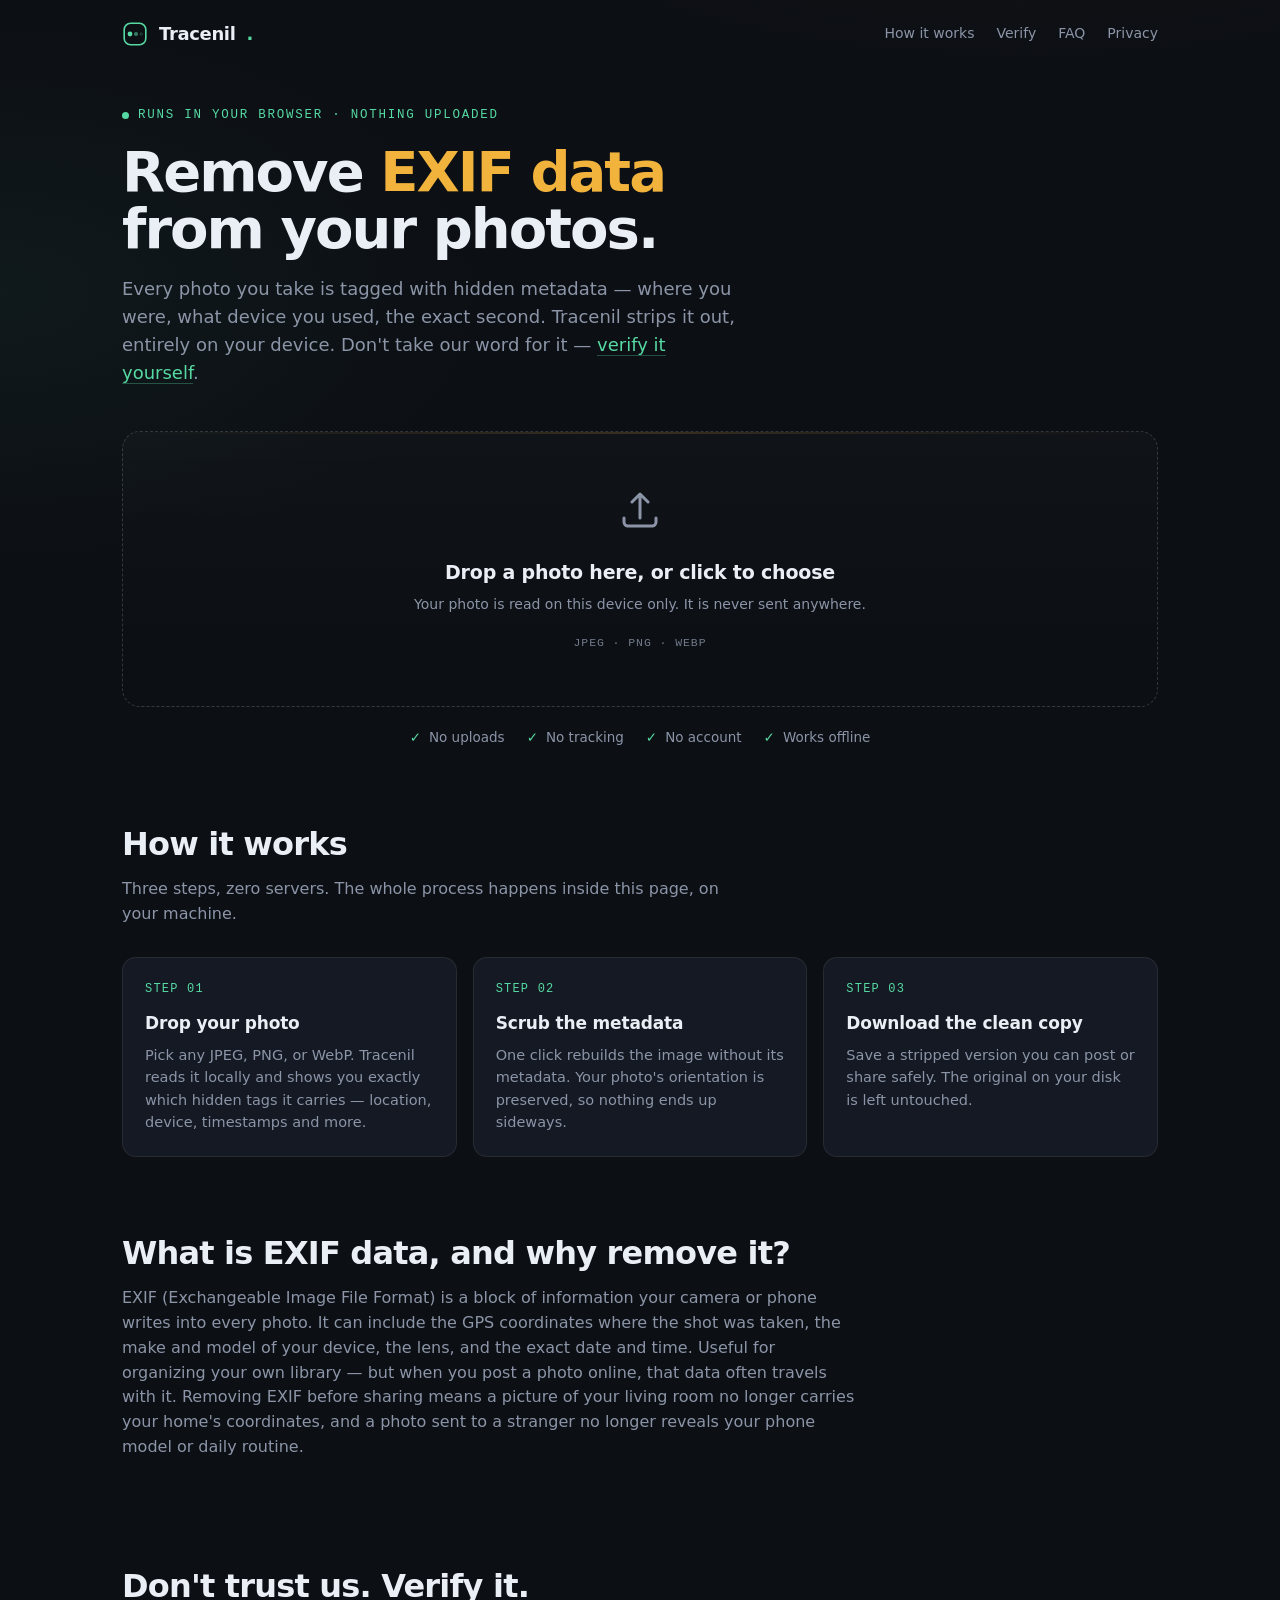
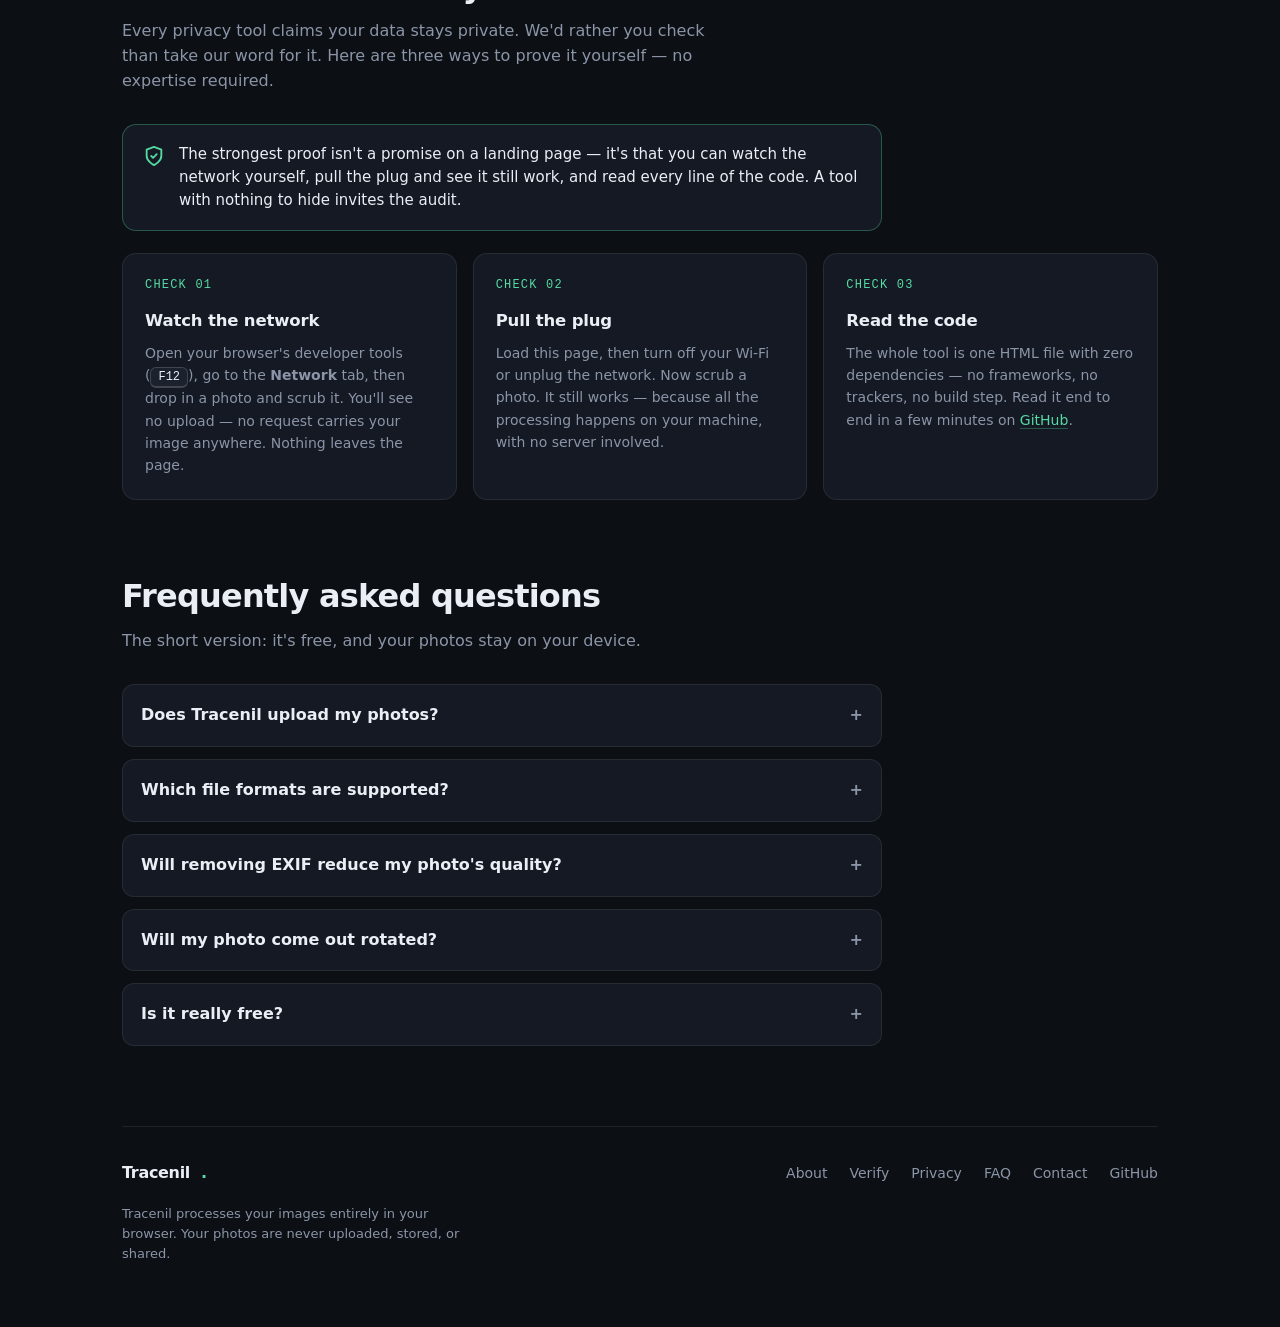
<file: index.html>
<!DOCTYPE html>
<html lang="en">
<head>
<meta charset="UTF-8" />
<meta name="viewport" content="width=device-width, initial-scale=1.0" />
<title>Tracenil — Remove EXIF Data From Your Photos (100% In Your Browser)</title>
<meta name="description" content="Strip EXIF metadata — GPS location, camera model, date — from your photos for free. Everything runs in your browser. Your photos never leave your device. No uploads, no tracking, no account." />
<meta name="keywords" content="remove exif, strip exif data, delete photo metadata, remove gps from photo, exif remover, clear image metadata" />
<link rel="canonical" href="https://tracenil.com/" />
<link rel="icon" href="data:image/svg+xml,<svg xmlns='http://www.w3.org/2000/svg' viewBox='0 0 26 26'><rect x='1' y='1' width='24' height='24' rx='6' fill='%230C0F14'/><circle cx='8' cy='13' r='2.6' fill='%2356D9A3'/><circle cx='14' cy='13' r='2.2' fill='%2356D9A3' opacity='0.55'/><circle cx='19.4' cy='13' r='1.8' fill='%2356D9A3' opacity='0.2'/></svg>" />

<!-- Open Graph -->
<meta property="og:type" content="website" />
<meta property="og:title" content="Tracenil — Remove EXIF Data From Your Photos" />
<meta property="og:description" content="Strip GPS, camera, and date metadata from photos. Runs entirely in your browser — nothing is ever uploaded." />
<meta property="og:url" content="https://tracenil.com/" />
<meta name="twitter:card" content="summary_large_image" />
<meta name="twitter:title" content="Tracenil — Remove EXIF Data From Your Photos" />
<meta name="twitter:description" content="Strip GPS, camera, and date metadata from photos. Runs entirely in your browser — nothing is ever uploaded." />

<style>
  :root{
    --ink:#0C0F14;
    --panel:#141923;
    --panel-2:#1B212D;
    --line:rgba(255,255,255,0.08);
    --line-strong:rgba(255,255,255,0.16);
    --text:#EAEEF5;
    --muted:#8B95A7;
    --amber:#F2B33D;
    --amber-dim:rgba(242,179,61,0.12);
    --amber-line:rgba(242,179,61,0.32);
    --mint:#56D9A3;
    --mint-dim:rgba(86,217,163,0.12);
    --mint-line:rgba(86,217,163,0.32);
    --display: ui-sans-serif, system-ui, -apple-system, "Segoe UI", Roboto, Helvetica, Arial, sans-serif;
    --mono: ui-monospace, "SF Mono", "SFMono-Regular", Menlo, Consolas, "Liberation Mono", monospace;
    --radius:14px;
    --maxw:1080px;
  }

  *{box-sizing:border-box;}
  html{scroll-behavior:smooth;}
  body{
    margin:0;
    background:
      radial-gradient(1200px 600px at 80% -10%, rgba(242,179,61,0.06), transparent 60%),
      radial-gradient(900px 500px at 0% 10%, rgba(86,217,163,0.05), transparent 55%),
      var(--ink);
    color:var(--text);
    font-family:var(--display);
    line-height:1.55;
    -webkit-font-smoothing:antialiased;
  }
  a{color:inherit;}
  .wrap{max-width:var(--maxw);margin:0 auto;padding:0 22px;}

  /* ---------- Top bar ---------- */
  .topbar{
    display:flex;align-items:center;justify-content:space-between;
    padding:20px 0;
  }
  .brand{display:flex;align-items:center;gap:11px;font-weight:700;letter-spacing:-0.02em;font-size:18px;}
  .brand svg{display:block;}
  .brand .dot{color:var(--mint);}
  .top-links{display:flex;gap:22px;font-size:14px;color:var(--muted);}
  .top-links a{text-decoration:none;}
  .top-links a:hover{color:var(--text);}
  @media (max-width:560px){ .top-links{display:none;} }

  /* ---------- Hero ---------- */
  .hero{padding:34px 0 14px;}
  .eyebrow{
    font-family:var(--mono);font-size:12.5px;letter-spacing:0.14em;text-transform:uppercase;
    color:var(--mint);display:inline-flex;align-items:center;gap:9px;margin-bottom:18px;
  }
  .eyebrow .pulse{width:7px;height:7px;border-radius:50%;background:var(--mint);box-shadow:0 0 0 0 rgba(86,217,163,0.6);animation:pulse 2.6s infinite;}
  @keyframes pulse{0%{box-shadow:0 0 0 0 rgba(86,217,163,0.45);}70%{box-shadow:0 0 0 9px rgba(86,217,163,0);}100%{box-shadow:0 0 0 0 rgba(86,217,163,0);}}
  h1{
    font-size:clamp(32px,5.4vw,56px);line-height:1.02;letter-spacing:-0.035em;
    margin:0 0 18px;font-weight:760;max-width:16ch;
  }
  h1 .hl{color:var(--amber);}
  .sub{font-size:clamp(15px,2.1vw,18px);color:var(--muted);max-width:54ch;margin:0;}

  /* ---------- Tool ---------- */
  .tool{margin:30px 0 8px;}
  .dropzone{
    position:relative;display:block;width:100%;cursor:pointer;
    border:1.5px dashed var(--line-strong);border-radius:18px;
    background:linear-gradient(180deg, rgba(255,255,255,0.018), rgba(255,255,255,0));
    padding:54px 26px;text-align:center;overflow:hidden;
    transition:border-color .18s ease, background .18s ease, transform .18s ease;
  }
  .dropzone:hover,.dropzone:focus-visible{border-color:var(--amber-line);background:rgba(242,179,61,0.035);outline:none;}
  .dropzone.drag{border-color:var(--mint);background:var(--mint-dim);transform:translateY(-1px);}
  .dropzone .scanline{
    position:absolute;left:0;right:0;top:0;height:2px;
    background:linear-gradient(90deg, transparent, var(--amber-line), transparent);
    opacity:.55;animation:scan 4.2s ease-in-out infinite;
  }
  @keyframes scan{0%{transform:translateY(0);}50%{transform:translateY(220px);}100%{transform:translateY(0);}}
  .dz-icon{margin:0 auto 16px;width:48px;height:48px;color:var(--muted);}
  .dz-title{font-size:19px;font-weight:650;letter-spacing:-0.01em;}
  .dz-hint{color:var(--muted);font-size:14px;margin-top:7px;}
  .dz-formats{font-family:var(--mono);font-size:11.5px;letter-spacing:0.08em;color:var(--muted);margin-top:18px;opacity:.8;}
  .dropzone input{position:absolute;width:1px;height:1px;opacity:0;}

  .trust{
    display:flex;flex-wrap:wrap;gap:10px 22px;justify-content:center;
    margin:20px 0 0;font-size:13.5px;color:var(--muted);
  }
  .trust span{display:inline-flex;align-items:center;gap:8px;}
  .trust .ck{color:var(--mint);}

  /* ---------- Workspace (after load) ---------- */
  .workspace{display:none;margin-top:8px;}
  .workspace.on{display:block;}
  .ws-grid{display:grid;grid-template-columns:1.05fr 0.95fr;gap:18px;}
  @media (max-width:780px){ .ws-grid{grid-template-columns:1fr;} }

  .card{
    background:var(--panel);border:1px solid var(--line);border-radius:var(--radius);
    overflow:hidden;
  }
  .card-head{
    display:flex;align-items:center;justify-content:space-between;gap:12px;
    padding:15px 18px;border-bottom:1px solid var(--line);
  }
  .card-head h3{margin:0;font-size:13px;letter-spacing:0.06em;text-transform:uppercase;font-weight:650;color:var(--muted);font-family:var(--mono);}
  .badge{font-family:var(--mono);font-size:11.5px;letter-spacing:0.05em;padding:4px 9px;border-radius:999px;border:1px solid var(--amber-line);color:var(--amber);background:var(--amber-dim);}
  .badge.clean{border-color:var(--mint-line);color:var(--mint);background:var(--mint-dim);}

  /* preview */
  .preview-wrap{padding:18px;}
  .preview-frame{
    border-radius:10px;overflow:hidden;background:
      repeating-conic-gradient(#1d2430 0% 25%, #161b25 0% 50%) 50%/22px 22px;
    display:flex;align-items:center;justify-content:center;min-height:200px;
  }
  .preview-frame img{display:block;max-width:100%;max-height:340px;}
  .file-meta{display:flex;flex-wrap:wrap;gap:8px 18px;margin-top:14px;font-family:var(--mono);font-size:12.5px;color:var(--muted);}
  .file-meta b{color:var(--text);font-weight:600;}

  /* report */
  .report{padding:8px 0 6px;font-family:var(--mono);}
  .report-empty{padding:26px 18px;color:var(--muted);font-family:var(--mono);font-size:13.5px;line-height:1.7;}
  .row{
    display:grid;grid-template-columns:120px 1fr;gap:14px;align-items:start;
    padding:12px 18px;border-bottom:1px solid var(--line);font-size:13px;
  }
  .row:last-child{border-bottom:none;}
  .row .k{color:var(--muted);letter-spacing:0.04em;text-transform:uppercase;font-size:11px;padding-top:2px;}
  .row .v{color:var(--text);word-break:break-word;}
  .row .v .lead{color:var(--amber);}
  .row .v a{color:var(--mint);text-decoration:none;border-bottom:1px solid var(--mint-line);}
  .row .v a:hover{border-bottom-color:var(--mint);}
  .row .v small{display:block;color:var(--muted);margin-top:3px;font-size:11px;letter-spacing:0.02em;}

  .report.cleaned .row .v{color:var(--mint);}
  .report.cleaned .row .v .lead{color:var(--mint);}

  /* action bar */
  .actionbar{display:flex;flex-wrap:wrap;gap:12px;align-items:center;margin-top:18px;}
  .btn{
    appearance:none;border:none;cursor:pointer;font-family:var(--display);
    font-size:15px;font-weight:650;letter-spacing:-0.01em;
    padding:13px 22px;border-radius:11px;transition:transform .12s ease, filter .15s ease, background .15s ease;
    display:inline-flex;align-items:center;gap:9px;
  }
  .btn:active{transform:translateY(1px);}
  .btn-primary{background:var(--mint);color:#06231a;}
  .btn-primary:hover{filter:brightness(1.06);}
  .btn-primary:disabled{opacity:.5;cursor:not-allowed;filter:none;}
  .btn-ghost{background:transparent;color:var(--text);border:1px solid var(--line-strong);}
  .btn-ghost:hover{border-color:var(--text);}
  .btn svg{width:18px;height:18px;}
  .processing{display:inline-flex;align-items:center;gap:9px;color:var(--muted);font-family:var(--mono);font-size:13px;}
  .spinner{width:15px;height:15px;border:2px solid var(--line-strong);border-top-color:var(--mint);border-radius:50%;animation:spin .8s linear infinite;}
  @keyframes spin{to{transform:rotate(360deg);}}

  .result-note{
    margin-top:14px;font-family:var(--mono);font-size:12.5px;color:var(--mint);
    display:none;align-items:center;gap:9px;
  }
  .result-note.on{display:inline-flex;}

  /* ---------- Content sections ---------- */
  .section{padding:64px 0 8px;}
  .section h2{font-size:clamp(24px,3.4vw,32px);letter-spacing:-0.025em;margin:0 0 8px;font-weight:730;}
  .section .lede{color:var(--muted);max-width:60ch;margin:0 0 30px;}

  .steps{display:grid;grid-template-columns:repeat(3,1fr);gap:16px;}
  @media (max-width:780px){ .steps{grid-template-columns:1fr;} }
  .step{background:var(--panel);border:1px solid var(--line);border-radius:var(--radius);padding:22px;}
  .step .num{font-family:var(--mono);font-size:12px;color:var(--mint);letter-spacing:0.1em;}
  .step h4{margin:12px 0 7px;font-size:17px;letter-spacing:-0.01em;}
  .step p{margin:0;color:var(--muted);font-size:14.5px;}

  /* verify section */
  .verify-intro{display:flex;align-items:flex-start;gap:14px;background:var(--panel);border:1px solid var(--mint-line);border-radius:var(--radius);padding:18px 20px;margin-bottom:22px;max-width:760px;}
  .verify-intro svg{flex:none;color:var(--mint);margin-top:2px;}
  .verify-intro p{margin:0;font-size:15px;color:var(--text);}
  .verify-intro b{font-weight:650;}
  .verify-steps{display:grid;grid-template-columns:repeat(3,1fr);gap:16px;}
  @media (max-width:780px){ .verify-steps{grid-template-columns:1fr;} }
  .vstep{background:var(--panel);border:1px solid var(--line);border-radius:var(--radius);padding:22px;position:relative;}
  .vstep .vnum{font-family:var(--mono);font-size:12px;color:var(--mint);letter-spacing:0.1em;display:flex;align-items:center;gap:8px;}
  .vstep h4{margin:13px 0 8px;font-size:16.5px;letter-spacing:-0.01em;}
  .vstep p{margin:0;color:var(--muted);font-size:14px;line-height:1.6;}
  .vstep code{font-family:var(--mono);font-size:12.5px;background:var(--panel-2);border:1px solid var(--line);border-radius:6px;padding:2px 7px;color:var(--amber);white-space:nowrap;}
  .vstep .kbd{font-family:var(--mono);font-size:12px;background:var(--panel-2);border:1px solid var(--line-strong);border-bottom-width:2px;border-radius:6px;padding:2px 7px;color:var(--text);}

  .faq{display:grid;gap:12px;max-width:760px;}
  details{background:var(--panel);border:1px solid var(--line);border-radius:12px;padding:2px 18px;}
  details[open]{border-color:var(--line-strong);}
  summary{cursor:pointer;list-style:none;padding:16px 0;font-weight:600;font-size:16px;display:flex;justify-content:space-between;align-items:center;gap:14px;}
  summary::-webkit-details-marker{display:none;}
  summary .chev{color:var(--muted);transition:transform .2s ease;flex:none;}
  details[open] summary .chev{transform:rotate(45deg);color:var(--mint);}
  details p{margin:0 0 18px;color:var(--muted);font-size:14.5px;line-height:1.65;}

  /* ---------- Footer ---------- */
  footer{margin-top:72px;border-top:1px solid var(--line);padding:34px 0 50px;}
  .foot-grid{display:flex;justify-content:space-between;flex-wrap:wrap;gap:22px;align-items:center;}
  .foot-links{display:flex;gap:22px;font-size:14px;color:var(--muted);flex-wrap:wrap;}
  .foot-links a{text-decoration:none;}
  .foot-links a:hover{color:var(--text);}
  .foot-note{color:var(--muted);font-size:13px;max-width:42ch;}

  .visually-hidden{position:absolute;width:1px;height:1px;overflow:hidden;clip:rect(0 0 0 0);}

  @media (prefers-reduced-motion: reduce){
    *{animation:none !important;scroll-behavior:auto;}
  }
</style>
</head>
<body>

<div class="wrap">

  <!-- Top bar -->
  <div class="topbar">
    <div class="brand">
      <svg width="26" height="26" viewBox="0 0 26 26" fill="none" aria-hidden="true">
        <rect x="2.2" y="2.2" width="21.6" height="21.6" rx="6.4" stroke="#56D9A3" stroke-width="1.6"/>
        <circle cx="8" cy="13" r="2.4" fill="#56D9A3"/>
        <circle cx="14" cy="13" r="2.1" fill="#56D9A3" opacity="0.55"/>
        <circle cx="19.2" cy="13" r="1.7" fill="#56D9A3" opacity="0.2"/>
      </svg>
      Tracenil<span class="dot">.</span>
    </div>
    <nav class="top-links">
      <a href="#how">How it works</a>
      <a href="#verify">Verify</a>
      <a href="#faq">FAQ</a>
      <a href="privacy.html">Privacy</a>
    </nav>
  </div>

  <!-- Hero + Tool -->
  <header class="hero">
    <span class="eyebrow"><span class="pulse"></span>Runs in your browser · nothing uploaded</span>
    <h1>Remove <span class="hl">EXIF data</span> from your photos.</h1>
    <p class="sub">Every photo you take is tagged with hidden metadata — where you were, what device you used, the exact second. Tracenil strips it out, entirely on your device. Don't take our word for it — <a href="#verify" style="color:var(--mint);border-bottom:1px solid var(--mint-line);text-decoration:none;">verify it yourself</a>.</p>
  </header>

  <main class="tool">
    <!-- Dropzone -->
    <label class="dropzone" id="dropzone" tabindex="0" aria-label="Choose a photo or drop one here">
      <span class="scanline" aria-hidden="true"></span>
      <svg class="dz-icon" viewBox="0 0 24 24" fill="none" stroke="currentColor" stroke-width="1.5" stroke-linecap="round" stroke-linejoin="round" aria-hidden="true">
        <path d="M12 16V4M12 4l-4 4M12 4l4 4"/>
        <path d="M4 16v2a2 2 0 0 0 2 2h12a2 2 0 0 0 2-2v-2"/>
      </svg>
      <div class="dz-title">Drop a photo here, or click to choose</div>
      <div class="dz-hint">Your photo is read on this device only. It is never sent anywhere.</div>
      <div class="dz-formats">JPEG · PNG · WEBP</div>
      <input type="file" id="fileInput" accept="image/jpeg,image/png,image/webp" />
    </label>

    <div class="trust">
      <span><span class="ck">✓</span> No uploads</span>
      <span><span class="ck">✓</span> No tracking</span>
      <span><span class="ck">✓</span> No account</span>
      <span><span class="ck">✓</span> Works offline</span>
    </div>

    <!-- Workspace -->
    <section class="workspace" id="workspace" aria-live="polite">
      <div class="ws-grid">

        <!-- Report card -->
        <div class="card">
          <div class="card-head">
            <h3>Metadata report</h3>
            <span class="badge" id="reportBadge">Exposed</span>
          </div>
          <div class="report" id="report"></div>
        </div>

        <!-- Preview card -->
        <div class="card">
          <div class="card-head">
            <h3>Preview</h3>
            <span class="badge clean" id="previewBadge" style="display:none;">Clean copy</span>
          </div>
          <div class="preview-wrap">
            <div class="preview-frame">
              <img id="previewImg" alt="Your selected photo" />
            </div>
            <div class="file-meta" id="fileMeta"></div>
          </div>
        </div>

      </div>

      <div class="actionbar" id="actionbar">
        <button class="btn btn-primary" id="scrubBtn">
          <svg viewBox="0 0 24 24" fill="none" stroke="currentColor" stroke-width="2" stroke-linecap="round" stroke-linejoin="round"><path d="M20 6 9 17l-5-5"/></svg>
          Scrub metadata
        </button>
        <button class="btn btn-ghost" id="resetBtn">Choose another photo</button>
      </div>

      <div class="result-note" id="resultNote">
        <svg width="16" height="16" viewBox="0 0 24 24" fill="none" stroke="currentColor" stroke-width="2" stroke-linecap="round" stroke-linejoin="round"><path d="M9 12l2 2 4-4"/><circle cx="12" cy="12" r="9"/></svg>
        <span id="resultNoteText"></span>
      </div>
    </section>
  </main>

  <!-- How it works -->
  <section class="section" id="how">
    <h2>How it works</h2>
    <p class="lede">Three steps, zero servers. The whole process happens inside this page, on your machine.</p>
    <div class="steps">
      <div class="step">
        <div class="num">STEP 01</div>
        <h4>Drop your photo</h4>
        <p>Pick any JPEG, PNG, or WebP. Tracenil reads it locally and shows you exactly which hidden tags it carries — location, device, timestamps and more.</p>
      </div>
      <div class="step">
        <div class="num">STEP 02</div>
        <h4>Scrub the metadata</h4>
        <p>One click rebuilds the image without its metadata. Your photo's orientation is preserved, so nothing ends up sideways.</p>
      </div>
      <div class="step">
        <div class="num">STEP 03</div>
        <h4>Download the clean copy</h4>
        <p>Save a stripped version you can post or share safely. The original on your disk is left untouched.</p>
      </div>
    </div>
  </section>

  <!-- What is EXIF -->
  <section class="section" id="about">
    <h2>What is EXIF data, and why remove it?</h2>
    <p class="lede" style="max-width:72ch;">
      EXIF (Exchangeable Image File Format) is a block of information your camera or phone writes into every photo. It can include the GPS coordinates where the shot was taken, the make and model of your device, the lens, and the exact date and time. Useful for organizing your own library — but when you post a photo online, that data often travels with it. Removing EXIF before sharing means a picture of your living room no longer carries your home's coordinates, and a photo sent to a stranger no longer reveals your phone model or daily routine.
    </p>
  </section>

  <!-- Verify -->
  <section class="section" id="verify">
    <h2>Don't trust us. Verify it.</h2>
    <p class="lede">Every privacy tool claims your data stays private. We'd rather you check than take our word for it. Here are three ways to prove it yourself — no expertise required.</p>

    <div class="verify-intro">
      <svg width="22" height="22" viewBox="0 0 24 24" fill="none" stroke="currentColor" stroke-width="2" stroke-linecap="round" stroke-linejoin="round" aria-hidden="true"><path d="M12 22s8-4 8-10V5l-8-3-8 3v7c0 6 8 10 8 10z"/><path d="m9 12 2 2 4-4"/></svg>
      <p>The strongest proof isn't a promise on a landing page — it's that you can watch the network yourself, pull the plug and see it still work, and read every line of the code. A tool with nothing to hide invites the audit.</p>
    </div>

    <div class="verify-steps">
      <div class="vstep">
        <div class="vnum">CHECK 01</div>
        <h4>Watch the network</h4>
        <p>Open your browser's developer tools (<span class="kbd">F12</span>), go to the <b>Network</b> tab, then drop in a photo and scrub it. You'll see no upload — no request carries your image anywhere. Nothing leaves the page.</p>
      </div>
      <div class="vstep">
        <div class="vnum">CHECK 02</div>
        <h4>Pull the plug</h4>
        <p>Load this page, then turn off your Wi-Fi or unplug the network. Now scrub a photo. It still works — because all the processing happens on your machine, with no server involved.</p>
      </div>
      <div class="vstep">
        <div class="vnum">CHECK 03</div>
        <h4>Read the code</h4>
        <p>The whole tool is one HTML file with zero dependencies — no frameworks, no trackers, no build step. Read it end to end in a few minutes on <a href="https://github.com/tracenil/tracenil" target="_blank" rel="noopener noreferrer" style="color:var(--mint);border-bottom:1px solid var(--mint-line);text-decoration:none;">GitHub</a>.</p>
      </div>
    </div>
  </section>

  <!-- FAQ -->
  <section class="section" id="faq">
    <h2>Frequently asked questions</h2>
    <p class="lede">The short version: it's free, and your photos stay on your device.</p>
    <div class="faq">
      <details>
        <summary>Does Tracenil upload my photos?<span class="chev">+</span></summary>
        <p>No. There is no server to upload to. Everything — reading the metadata, stripping it, and saving the clean copy — happens inside your browser. You can open your network tools and watch: no image data ever leaves the page. You can even disconnect from the internet after the page loads and it still works.</p>
      </details>
      <details>
        <summary>Which file formats are supported?<span class="chev">+</span></summary>
        <p>JPEG, PNG, and WebP. JPEG photos from phones and cameras carry the most metadata, including GPS, so that's where Tracenil helps most. PNG and WebP files usually carry little or none, but they're cleaned the same way.</p>
      </details>
      <details>
        <summary>Will removing EXIF reduce my photo's quality?<span class="chev">+</span></summary>
        <p>The visible image is preserved. JPEGs are re-saved at high quality, which can change the file size slightly, but there is no meaningful loss for normal viewing or sharing. PNGs are lossless.</p>
      </details>
      <details>
        <summary>Will my photo come out rotated?<span class="chev">+</span></summary>
        <p>No. Some photos rely on an orientation tag to display the right way up. Tracenil reads that tag and bakes the correct rotation into the pixels before removing the metadata, so the clean copy looks exactly like the original.</p>
      </details>
      <details>
        <summary>Is it really free?<span class="chev">+</span></summary>
        <p>Yes. No account, no sign-up, no limits on how many photos you clean. Use it as often as you like.</p>
      </details>
    </div>
  </section>

  <!-- Footer -->
  <footer>
    <div class="foot-grid">
      <div class="brand" style="font-size:16px;">
        Tracenil<span class="dot">.</span>
      </div>
      <nav class="foot-links">
        <a href="about.html">About</a>
        <a href="#verify">Verify</a>
        <a href="privacy.html">Privacy</a>
        <a href="#faq">FAQ</a>
        <a href="contact.html">Contact</a>
        <a href="https://github.com/tracenil/tracenil" target="_blank" rel="noopener noreferrer">GitHub</a>
      </nav>
    </div>
    <p class="foot-note" style="margin-top:18px;">Tracenil processes your images entirely in your browser. Your photos are never uploaded, stored, or shared.</p>
  </footer>

</div>

<script>
(function(){
  "use strict";

  // ---------- Elements ----------
  const dropzone   = document.getElementById('dropzone');
  const fileInput  = document.getElementById('fileInput');
  const workspace  = document.getElementById('workspace');
  const report     = document.getElementById('report');
  const reportBadge= document.getElementById('reportBadge');
  const previewImg = document.getElementById('previewImg');
  const previewBadge=document.getElementById('previewBadge');
  const fileMeta   = document.getElementById('fileMeta');
  const scrubBtn   = document.getElementById('scrubBtn');
  const resetBtn   = document.getElementById('resetBtn');
  const actionbar  = document.getElementById('actionbar');
  const resultNote = document.getElementById('resultNote');
  const resultNoteText = document.getElementById('resultNoteText');

  let currentFile = null;
  let currentImage = null;        // loaded HTMLImageElement
  let currentOrientation = 1;
  let currentTags = null;
  let objectUrls = [];

  // ---------- Helpers ----------
  function fmtSize(bytes){
    if(bytes < 1024) return bytes + ' B';
    if(bytes < 1024*1024) return (bytes/1024).toFixed(1) + ' KB';
    return (bytes/(1024*1024)).toFixed(2) + ' MB';
  }
  function trackUrl(url){ objectUrls.push(url); return url; }
  function clearUrls(){ objectUrls.forEach(u=>URL.revokeObjectURL(u)); objectUrls = []; }

  // ---------- Minimal EXIF reader (JPEG / TIFF) ----------
  // Returns { make, model, lens, dateTime, software, orientation, gps:{lat,lon} } or null
  function parseExif(buffer){
    try{
      const view = new DataView(buffer);
      if(view.byteLength < 4 || view.getUint16(0) !== 0xFFD8) return null; // not a JPEG
      let offset = 2;
      const len = view.byteLength;
      while(offset < len - 1){
        if(view.getUint8(offset) !== 0xFF) { offset++; continue; }
        const marker = view.getUint16(offset);
        if(marker === 0xFFDA) break;            // start of scan
        if(marker === 0xFFE1){                   // APP1
          return parseApp1(view, offset + 4);
        }
        const size = view.getUint16(offset + 2);
        if(size < 2) break;
        offset += 2 + size;
      }
      return null;
    }catch(e){ return null; }
  }

  function parseApp1(view, start){
    // Expect "Exif\0\0"
    if(view.getUint32(start) !== 0x45786966) return null; // 'Exif'
    const tiff = start + 6;
    const byteOrder = view.getUint16(tiff);
    let little;
    if(byteOrder === 0x4949) little = true;
    else if(byteOrder === 0x4D4D) little = false;
    else return null;

    const get16 = (p)=>view.getUint16(p, little);
    const get32 = (p)=>view.getUint32(p, little);

    if(get16(tiff + 2) !== 0x002A) return null;
    const ifd0 = tiff + get32(tiff + 4);

    const out = { make:null, model:null, lens:null, dateTime:null, software:null, orientation:1, gps:null };

    function readValue(entry){
      const type = get16(entry + 2);
      const count = get32(entry + 4);
      const sizes = {1:1,2:1,3:2,4:4,5:8,7:1,9:4,10:8};
      const tsize = sizes[type] || 1;
      const total = tsize * count;
      const dataPtr = total <= 4 ? (entry + 8) : (tiff + get32(entry + 8));
      if(type === 2){ // ASCII
        let s = '';
        for(let i=0;i<count;i++){
          const c = view.getUint8(dataPtr + i);
          if(c === 0) break;
          s += String.fromCharCode(c);
        }
        return s.trim();
      }
      if(type === 3){ return get16(dataPtr); }      // SHORT
      if(type === 4){ return get32(dataPtr); }      // LONG
      if(type === 5){ // RATIONAL (array)
        const arr = [];
        for(let i=0;i<count;i++){
          const num = get32(dataPtr + i*8);
          const den = get32(dataPtr + i*8 + 4);
          arr.push(den === 0 ? 0 : num/den);
        }
        return count === 1 ? arr[0] : arr;
      }
      return null;
    }

    function readIFD(ifdPtr, handler){
      const n = get16(ifdPtr);
      for(let i=0;i<n;i++){
        const entry = ifdPtr + 2 + i*12;
        const tag = get16(entry);
        handler(tag, entry);
      }
    }

    let exifIfdPtr = null, gpsIfdPtr = null;
    readIFD(ifd0, (tag, entry)=>{
      switch(tag){
        case 0x010F: out.make = readValue(entry); break;
        case 0x0110: out.model = readValue(entry); break;
        case 0x0112: out.orientation = readValue(entry) || 1; break;
        case 0x0131: out.software = readValue(entry); break;
        case 0x0132: out.dateTime = readValue(entry); break;
        case 0x8769: exifIfdPtr = tiff + readValue(entry); break;
        case 0x8825: gpsIfdPtr = tiff + readValue(entry); break;
      }
    });

    if(exifIfdPtr){
      readIFD(exifIfdPtr, (tag, entry)=>{
        switch(tag){
          case 0x9003: out.dateTime = readValue(entry) || out.dateTime; break; // DateTimeOriginal
          case 0xA434: out.lens = readValue(entry); break;                     // LensModel
          case 0x0110: out.model = out.model || readValue(entry); break;
        }
      });
    }

    if(gpsIfdPtr){
      let latRef=null, lonRef=null, lat=null, lon=null;
      readIFD(gpsIfdPtr, (tag, entry)=>{
        switch(tag){
          case 0x0001: latRef = readValue(entry); break;
          case 0x0002: lat = readValue(entry); break;
          case 0x0003: lonRef = readValue(entry); break;
          case 0x0004: lon = readValue(entry); break;
        }
      });
      const toDeg = (a)=> Array.isArray(a) ? (a[0] + a[1]/60 + a[2]/3600) : null;
      let latD = toDeg(lat), lonD = toDeg(lon);
      if(latD != null && lonD != null){
        if(latRef === 'S') latD = -latD;
        if(lonRef === 'W') lonD = -lonD;
        out.gps = { lat: latD, lon: lonD };
      }
    }

    return out;
  }

  function hasAnyTags(t){
    if(!t) return false;
    return !!(t.gps || t.make || t.model || t.lens || t.dateTime || t.software);
  }

  // ---------- Report rendering ----------
  function renderReport(t){
    report.classList.remove('cleaned');
    reportBadge.textContent = 'Exposed';
    reportBadge.classList.remove('clean');

    if(!hasAnyTags(t)){
      report.innerHTML = '<div class="report-empty">No EXIF metadata found in this image.<br>It may already be clean, or saved in a format that doesn\'t carry EXIF. You can still download a re-saved copy below to be certain.</div>';
      return;
    }

    const rows = [];
    if(t.gps){
      const latNum = Number(t.gps.lat), lonNum = Number(t.gps.lon);
      const valid = isFinite(latNum) && isFinite(lonNum) &&
                    latNum >= -90 && latNum <= 90 && lonNum >= -180 && lonNum <= 180;
      const lat = latNum.toFixed(6), lon = lonNum.toFixed(6);
      const coordText = '<span class="lead">'+escapeHtml(lat)+', '+escapeHtml(lon)+'</span>';
      if(valid){
        const map = 'https://www.openstreetmap.org/?mlat='+encodeURIComponent(lat)+'&mlon='+encodeURIComponent(lon)+'#map=15/'+encodeURIComponent(lat)+'/'+encodeURIComponent(lon);
        rows.push(row('Location',
          coordText +
          '<small>This is where the photo was taken. <a href="'+map+'" target="_blank" rel="noopener noreferrer">open in map ↗</a></small>'));
      } else {
        rows.push(row('Location',
          coordText + '<small>This is where the photo was taken.</small>'));
      }
    }
    if(t.make || t.model){
      rows.push(row('Device', escapeHtml([t.make, t.model].filter(Boolean).join(' '))));
    }
    if(t.lens){ rows.push(row('Lens', escapeHtml(t.lens))); }
    if(t.dateTime){ rows.push(row('Taken', escapeHtml(t.dateTime))); }
    if(t.software){ rows.push(row('Software', escapeHtml(t.software))); }
    if(t.orientation && t.orientation !== 1){ rows.push(row('Orientation', 'Tag #'+t.orientation+' (will be applied to pixels)')); }

    report.innerHTML = rows.join('');
  }

  function renderCleanedReport(){
    report.classList.add('cleaned');
    reportBadge.textContent = 'Cleared';
    reportBadge.classList.add('clean');
    report.innerHTML = '<div class="report-empty" style="color:var(--mint);">All metadata removed.<br>The clean copy carries no location, device, or timestamp tags.</div>';
  }

  function row(k, vHtml){
    return '<div class="row"><div class="k">'+k+'</div><div class="v">'+vHtml+'</div></div>';
  }
  function escapeHtml(s){
    return String(s).replace(/[&<>"']/g, c=>({'&':'&amp;','<':'&lt;','>':'&gt;','"':'&quot;',"'":'&#39;'}[c]));
  }

  // ---------- File handling ----------
  function handleFile(file){
    if(!file) return;
    if(!/^image\/(jpeg|png|webp)$/.test(file.type)){
      if(/heic|heif/i.test(file.type) || /\.heic$/i.test(file.name)){
        alert('HEIC photos aren\'t supported by browsers yet. Export to JPEG first, then drop it here.');
      }else{
        alert('Please choose a JPEG, PNG, or WebP image.');
      }
      return;
    }

    resetResult();
    currentFile = file;

    const reader = new FileReader();
    reader.onload = function(e){
      currentTags = (file.type === 'image/jpeg') ? parseExif(e.target.result) : null;
      currentOrientation = (currentTags && currentTags.orientation) ? currentTags.orientation : 1;
      renderReport(currentTags);

      const url = trackUrl(URL.createObjectURL(file));
      const img = new Image();
      img.onload = function(){
        currentImage = img;
        previewImg.src = url;
        fileMeta.innerHTML =
          '<span>File: <b>'+escapeHtml(file.name)+'</b></span>' +
          '<span>Size: <b id="origSize">'+fmtSize(file.size)+'</b></span>' +
          '<span>Dimensions: <b>'+img.naturalWidth+'×'+img.naturalHeight+'</b></span>';
        workspace.classList.add('on');
        scrubBtn.disabled = false;
        scrubBtn.innerHTML = '<svg viewBox="0 0 24 24" fill="none" stroke="currentColor" stroke-width="2" stroke-linecap="round" stroke-linejoin="round"><path d="M20 6 9 17l-5-5"/></svg> Scrub metadata';
        workspace.scrollIntoView({behavior:'smooth', block:'nearest'});
      };
      img.onerror = function(){ alert('That image could not be read. Try a different file.'); };
      img.src = url;
    };
    reader.readAsArrayBuffer(file);
  }

  // ---------- Orientation-aware canvas ----------
  function drawOriented(img, orientation){
    const c = document.createElement('canvas');
    const ctx = c.getContext('2d');
    const w = img.naturalWidth, h = img.naturalHeight;
    if(orientation >= 5 && orientation <= 8){ c.width = h; c.height = w; }
    else { c.width = w; c.height = h; }
    switch(orientation){
      case 2: ctx.transform(-1,0,0,1,w,0); break;
      case 3: ctx.transform(-1,0,0,-1,w,h); break;
      case 4: ctx.transform(1,0,0,-1,0,h); break;
      case 5: ctx.transform(0,1,1,0,0,0); break;
      case 6: ctx.transform(0,1,-1,0,h,0); break;
      case 7: ctx.transform(0,-1,-1,0,h,w); break;
      case 8: ctx.transform(0,-1,1,0,0,w); break;
      default: break;
    }
    ctx.drawImage(img,0,0);
    return c;
  }

  // ---------- Scrub ----------
  function scrub(){
    if(!currentImage || !currentFile) return;
    actionbar.innerHTML = '<span class="processing"><span class="spinner"></span>Scrubbing…</span>';

    setTimeout(function(){
      const canvas = drawOriented(currentImage, currentOrientation);
      const isPng = currentFile.type === 'image/png';
      const outType = isPng ? 'image/png' : 'image/jpeg';
      const quality = isPng ? undefined : 0.92;

      canvas.toBlob(function(blob){
        if(!blob){ alert('Something went wrong while saving. Try again.'); restoreActionbar(); return; }

        // Verify the result is clean (JPEG path)
        const verify = new FileReader();
        verify.onload = function(ev){
          const after = (outType === 'image/jpeg') ? parseExif(ev.target.result) : null;
          const stillTagged = hasAnyTags(after);

          const url = trackUrl(URL.createObjectURL(blob));
          const baseName = currentFile.name.replace(/\.[^.]+$/, '');
          const ext = isPng ? 'png' : 'jpg';
          const dlName = baseName + '-scrubbed.' + ext;

          // Update UI to cleaned state
          renderCleanedReport();
          previewBadge.style.display = '';
          const orig = document.getElementById('origSize');
          fileMeta.insertAdjacentHTML('beforeend',
            '<span>Clean copy: <b>'+fmtSize(blob.size)+'</b></span>');

          actionbar.innerHTML = '';
          const dl = document.createElement('a');
          dl.className = 'btn btn-primary';
          dl.href = url;
          dl.download = dlName;
          dl.innerHTML = '<svg viewBox="0 0 24 24" fill="none" stroke="currentColor" stroke-width="2" stroke-linecap="round" stroke-linejoin="round"><path d="M12 3v12m0 0 4-4m-4 4-4-4M5 21h14"/></svg> Download clean photo';
          const again = document.createElement('button');
          again.className = 'btn btn-ghost';
          again.textContent = 'Choose another photo';
          again.addEventListener('click', reset);
          actionbar.appendChild(dl);
          actionbar.appendChild(again);

          resultNoteText.textContent = stillTagged
            ? 'Saved. Most metadata removed from this copy.'
            : 'Verified: the clean copy contains no EXIF metadata.';
          resultNote.classList.add('on');
        };
        verify.readAsArrayBuffer(blob);
      }, outType, quality);
    }, 280);
  }

  function restoreActionbar(){
    actionbar.innerHTML = '';
    const b = document.createElement('button');
    b.className='btn btn-primary'; b.id='scrubBtn';
    b.innerHTML='<svg viewBox="0 0 24 24" fill="none" stroke="currentColor" stroke-width="2" stroke-linecap="round" stroke-linejoin="round"><path d="M20 6 9 17l-5-5"/></svg> Scrub metadata';
    b.addEventListener('click', scrub);
    const g = document.createElement('button');
    g.className='btn btn-ghost'; g.textContent='Choose another photo';
    g.addEventListener('click', reset);
    actionbar.appendChild(b); actionbar.appendChild(g);
  }

  function resetResult(){
    resultNote.classList.remove('on');
    previewBadge.style.display = 'none';
  }

  function reset(){
    clearUrls();
    currentFile = null; currentImage = null; currentTags = null; currentOrientation = 1;
    workspace.classList.remove('on');
    fileInput.value = '';
    resetResult();
    restoreActionbar();
    document.querySelector('.hero').scrollIntoView({behavior:'smooth', block:'start'});
  }

  // ---------- Wire up ----------
  fileInput.addEventListener('change', e=>{ if(e.target.files[0]) handleFile(e.target.files[0]); });

  dropzone.addEventListener('keydown', e=>{
    if(e.key === 'Enter' || e.key === ' '){ e.preventDefault(); fileInput.click(); }
  });

  ['dragenter','dragover'].forEach(ev=>{
    dropzone.addEventListener(ev, e=>{ e.preventDefault(); dropzone.classList.add('drag'); });
  });
  ['dragleave','drop'].forEach(ev=>{
    dropzone.addEventListener(ev, e=>{ e.preventDefault(); dropzone.classList.remove('drag'); });
  });
  dropzone.addEventListener('drop', e=>{
    const f = e.dataTransfer.files && e.dataTransfer.files[0];
    if(f) handleFile(f);
  });
  // Prevent the browser from opening dropped files anywhere else
  window.addEventListener('dragover', e=>e.preventDefault());
  window.addEventListener('drop', e=>e.preventDefault());

  scrubBtn.addEventListener('click', scrub);
  resetBtn.addEventListener('click', reset);
})();
</script>
</body>
</html>
</file>
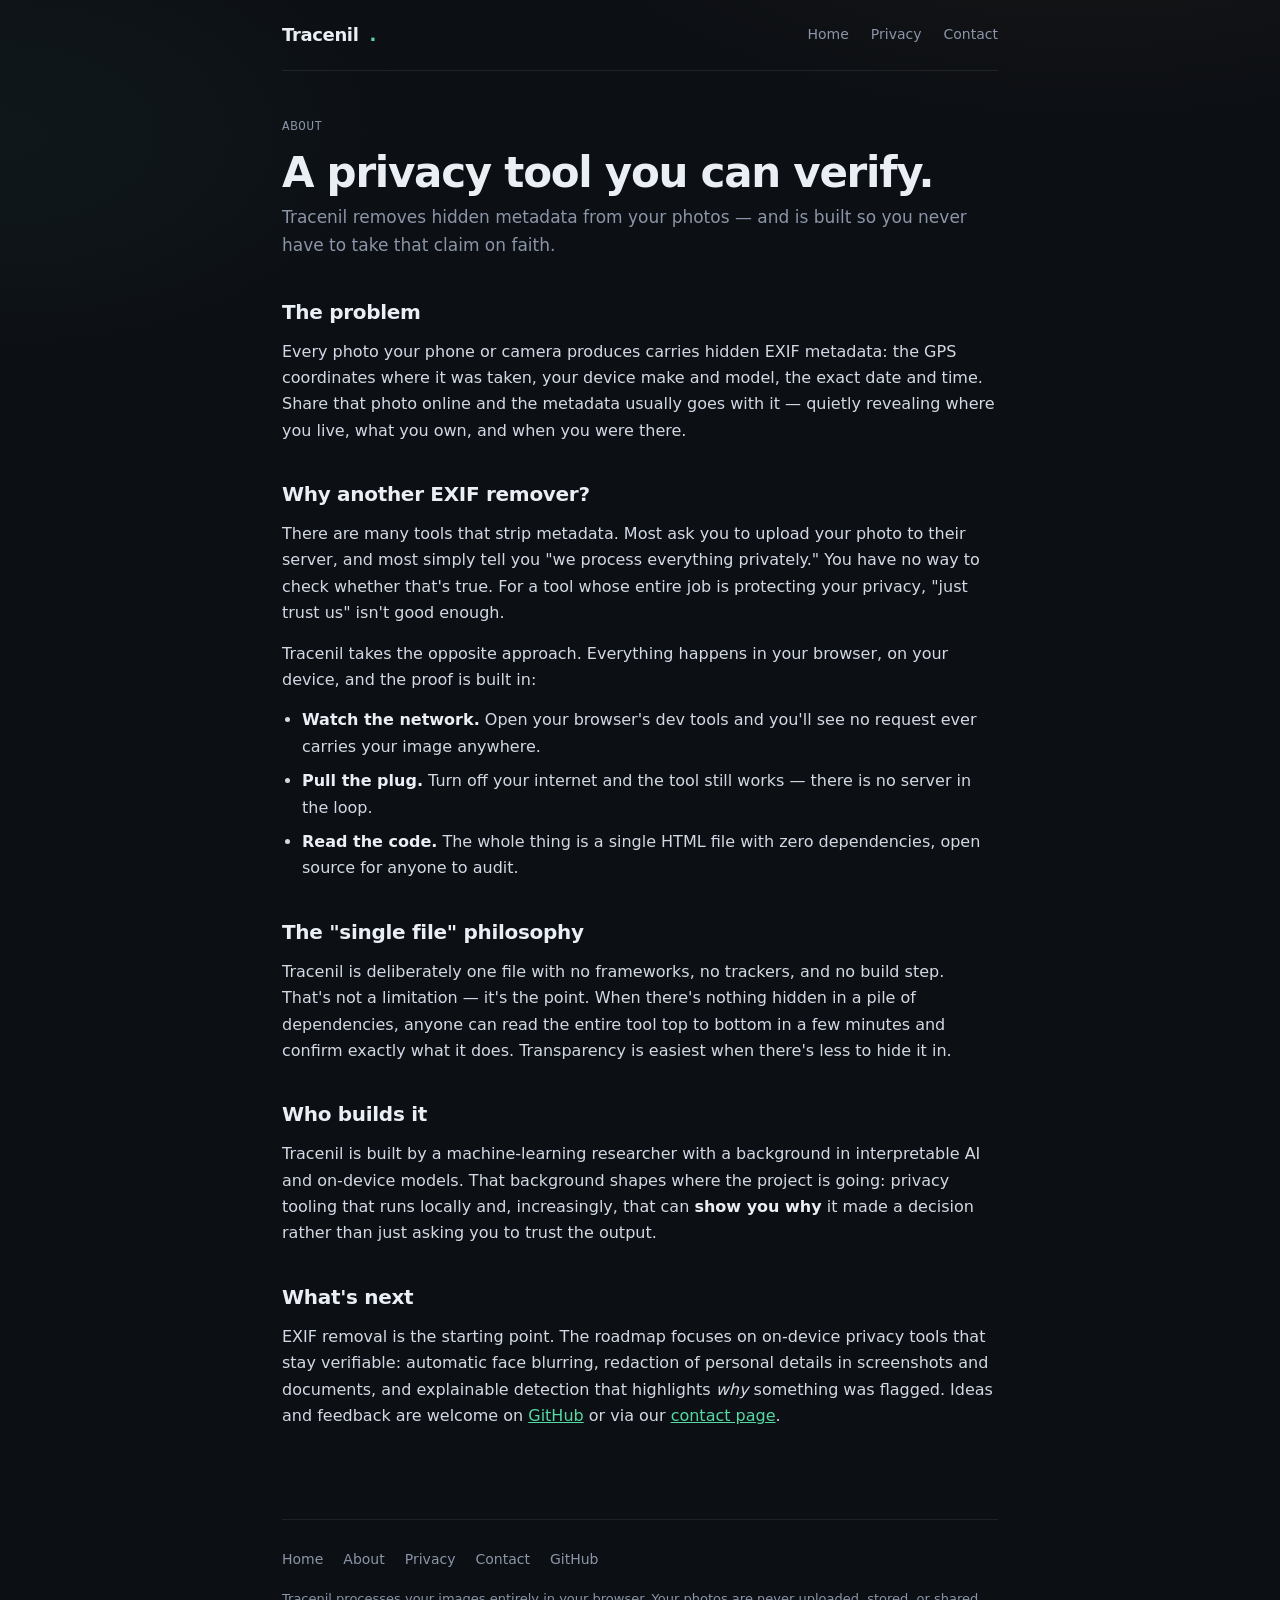
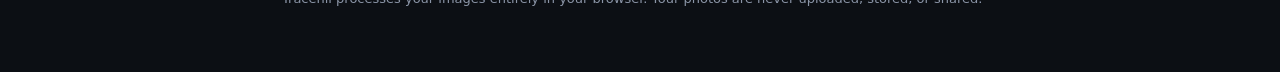
<file: about.html>
<!DOCTYPE html>
<html lang="en">
<head>
<meta charset="UTF-8" />
<meta name="viewport" content="width=device-width, initial-scale=1.0" />
<title>About — Tracenil</title>
<meta name="description" content="Why Tracenil exists: a privacy tool you can actually verify. Built as a single open-source file with no dependencies and no tracking." />
<link rel="canonical" href="https://tracenil.com/about.html" />
<link rel="stylesheet" href="style.css" />
</head>
<body>
<div class="wrap">

  <div class="topbar">
    <a class="brand" href="index.html">Tracenil<span class="dot">.</span></a>
    <nav class="top-links">
      <a href="index.html">Home</a>
      <a href="privacy.html">Privacy</a>
      <a href="contact.html">Contact</a>
    </nav>
  </div>

  <main class="doc">
    <div class="updated">About</div>
    <h1>A privacy tool you can verify.</h1>
    <p class="intro">Tracenil removes hidden metadata from your photos — and is built so you never have to take that claim on faith.</p>

    <h2>The problem</h2>
    <p>Every photo your phone or camera produces carries hidden EXIF metadata: the GPS coordinates where it was taken, your device make and model, the exact date and time. Share that photo online and the metadata usually goes with it — quietly revealing where you live, what you own, and when you were there.</p>

    <h2>Why another EXIF remover?</h2>
    <p>There are many tools that strip metadata. Most ask you to upload your photo to their server, and most simply tell you "we process everything privately." You have no way to check whether that's true. For a tool whose entire job is protecting your privacy, "just trust us" isn't good enough.</p>
    <p>Tracenil takes the opposite approach. Everything happens in your browser, on your device, and the proof is built in:</p>
    <ul>
      <li><strong>Watch the network.</strong> Open your browser's dev tools and you'll see no request ever carries your image anywhere.</li>
      <li><strong>Pull the plug.</strong> Turn off your internet and the tool still works — there is no server in the loop.</li>
      <li><strong>Read the code.</strong> The whole thing is a single HTML file with zero dependencies, open source for anyone to audit.</li>
    </ul>

    <h2>The "single file" philosophy</h2>
    <p>Tracenil is deliberately one file with no frameworks, no trackers, and no build step. That's not a limitation — it's the point. When there's nothing hidden in a pile of dependencies, anyone can read the entire tool top to bottom in a few minutes and confirm exactly what it does. Transparency is easiest when there's less to hide it in.</p>

    <h2>Who builds it</h2>
    <p>Tracenil is built by a machine-learning researcher with a background in interpretable AI and on-device models. That background shapes where the project is going: privacy tooling that runs locally and, increasingly, that can <strong>show you why</strong> it made a decision rather than just asking you to trust the output.</p>

    <h2>What's next</h2>
    <p>EXIF removal is the starting point. The roadmap focuses on on-device privacy tools that stay verifiable: automatic face blurring, redaction of personal details in screenshots and documents, and explainable detection that highlights <em>why</em> something was flagged. Ideas and feedback are welcome on <a href="https://github.com/tracenil/tracenil" target="_blank" rel="noopener noreferrer">GitHub</a> or via our <a href="contact.html">contact page</a>.</p>
  </main>

  <footer>
    <nav class="foot-links">
      <a href="index.html">Home</a>
      <a href="about.html">About</a>
      <a href="privacy.html">Privacy</a>
      <a href="contact.html">Contact</a>
      <a href="https://github.com/tracenil/tracenil" target="_blank" rel="noopener noreferrer">GitHub</a>
    </nav>
    <p class="foot-note">Tracenil processes your images entirely in your browser. Your photos are never uploaded, stored, or shared.</p>
  </footer>

</div>
</body>
</html>
</file>
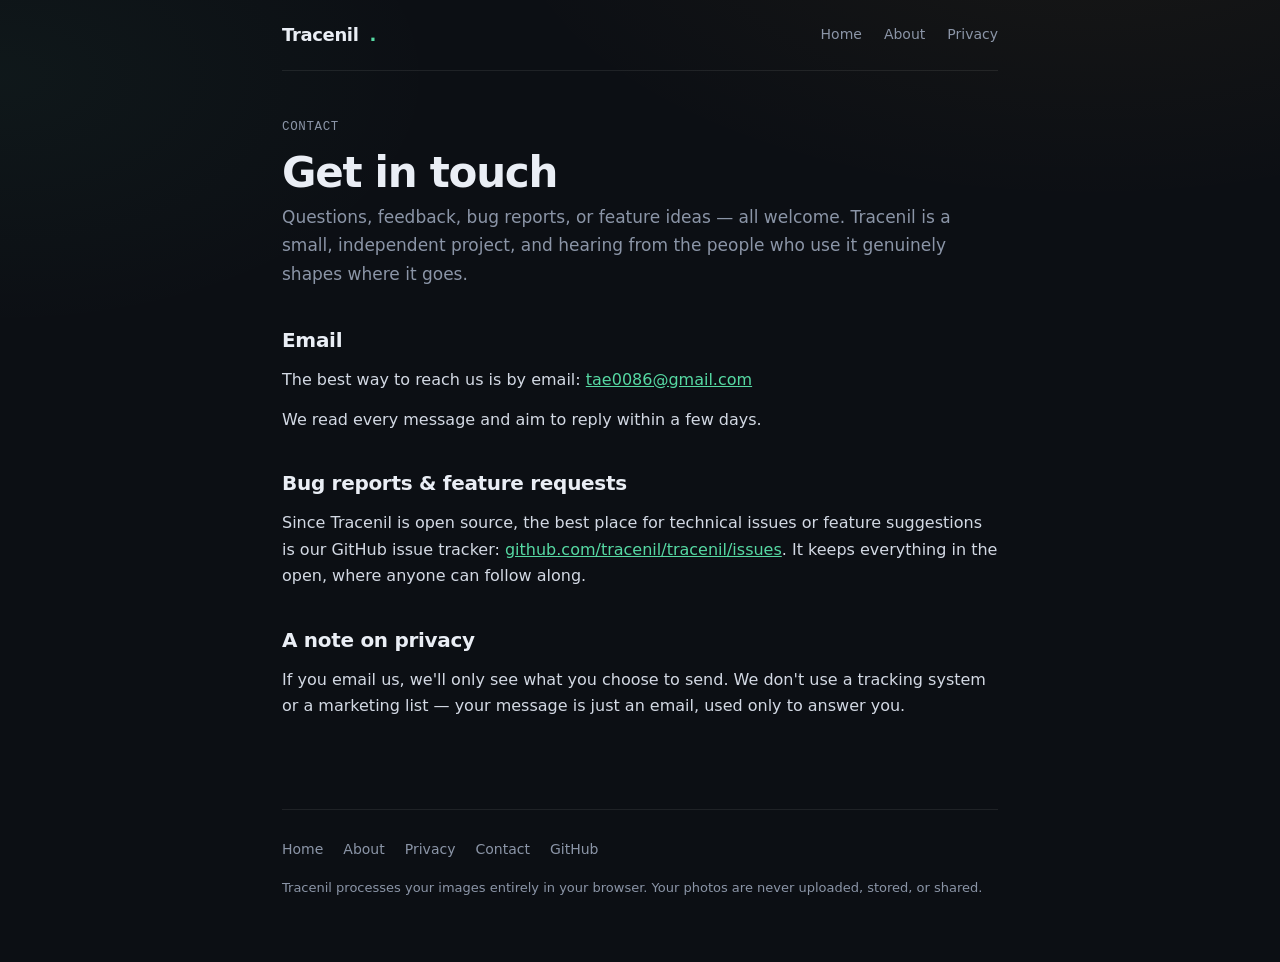
<file: contact.html>
<!DOCTYPE html>
<html lang="en">
<head>
<meta charset="UTF-8" />
<meta name="viewport" content="width=device-width, initial-scale=1.0" />
<title>Contact — Tracenil</title>
<meta name="description" content="Get in touch with Tracenil. Questions, feedback, and bug reports are welcome." />
<link rel="canonical" href="https://tracenil.com/contact.html" />
<link rel="stylesheet" href="style.css" />
</head>
<body>
<div class="wrap">

  <div class="topbar">
    <a class="brand" href="index.html">Tracenil<span class="dot">.</span></a>
    <nav class="top-links">
      <a href="index.html">Home</a>
      <a href="about.html">About</a>
      <a href="privacy.html">Privacy</a>
    </nav>
  </div>

  <main class="doc">
    <div class="updated">Contact</div>
    <h1>Get in touch</h1>
    <p class="intro">Questions, feedback, bug reports, or feature ideas — all welcome. Tracenil is a small, independent project, and hearing from the people who use it genuinely shapes where it goes.</p>

    <h2>Email</h2>
    <p>The best way to reach us is by email: <a href="mailto:tae0086@gmail.com">tae0086@gmail.com</a></p>
    <p>We read every message and aim to reply within a few days.</p>

    <h2>Bug reports &amp; feature requests</h2>
    <p>Since Tracenil is open source, the best place for technical issues or feature suggestions is our GitHub issue tracker: <a href="https://github.com/tracenil/tracenil/issues" target="_blank" rel="noopener noreferrer">github.com/tracenil/tracenil/issues</a>. It keeps everything in the open, where anyone can follow along.</p>

    <h2>A note on privacy</h2>
    <p>If you email us, we'll only see what you choose to send. We don't use a tracking system or a marketing list — your message is just an email, used only to answer you.</p>
  </main>

  <footer>
    <nav class="foot-links">
      <a href="index.html">Home</a>
      <a href="about.html">About</a>
      <a href="privacy.html">Privacy</a>
      <a href="contact.html">Contact</a>
      <a href="https://github.com/tracenil/tracenil" target="_blank" rel="noopener noreferrer">GitHub</a>
    </nav>
    <p class="foot-note">Tracenil processes your images entirely in your browser. Your photos are never uploaded, stored, or shared.</p>
  </footer>

</div>
</body>
</html>
</file>
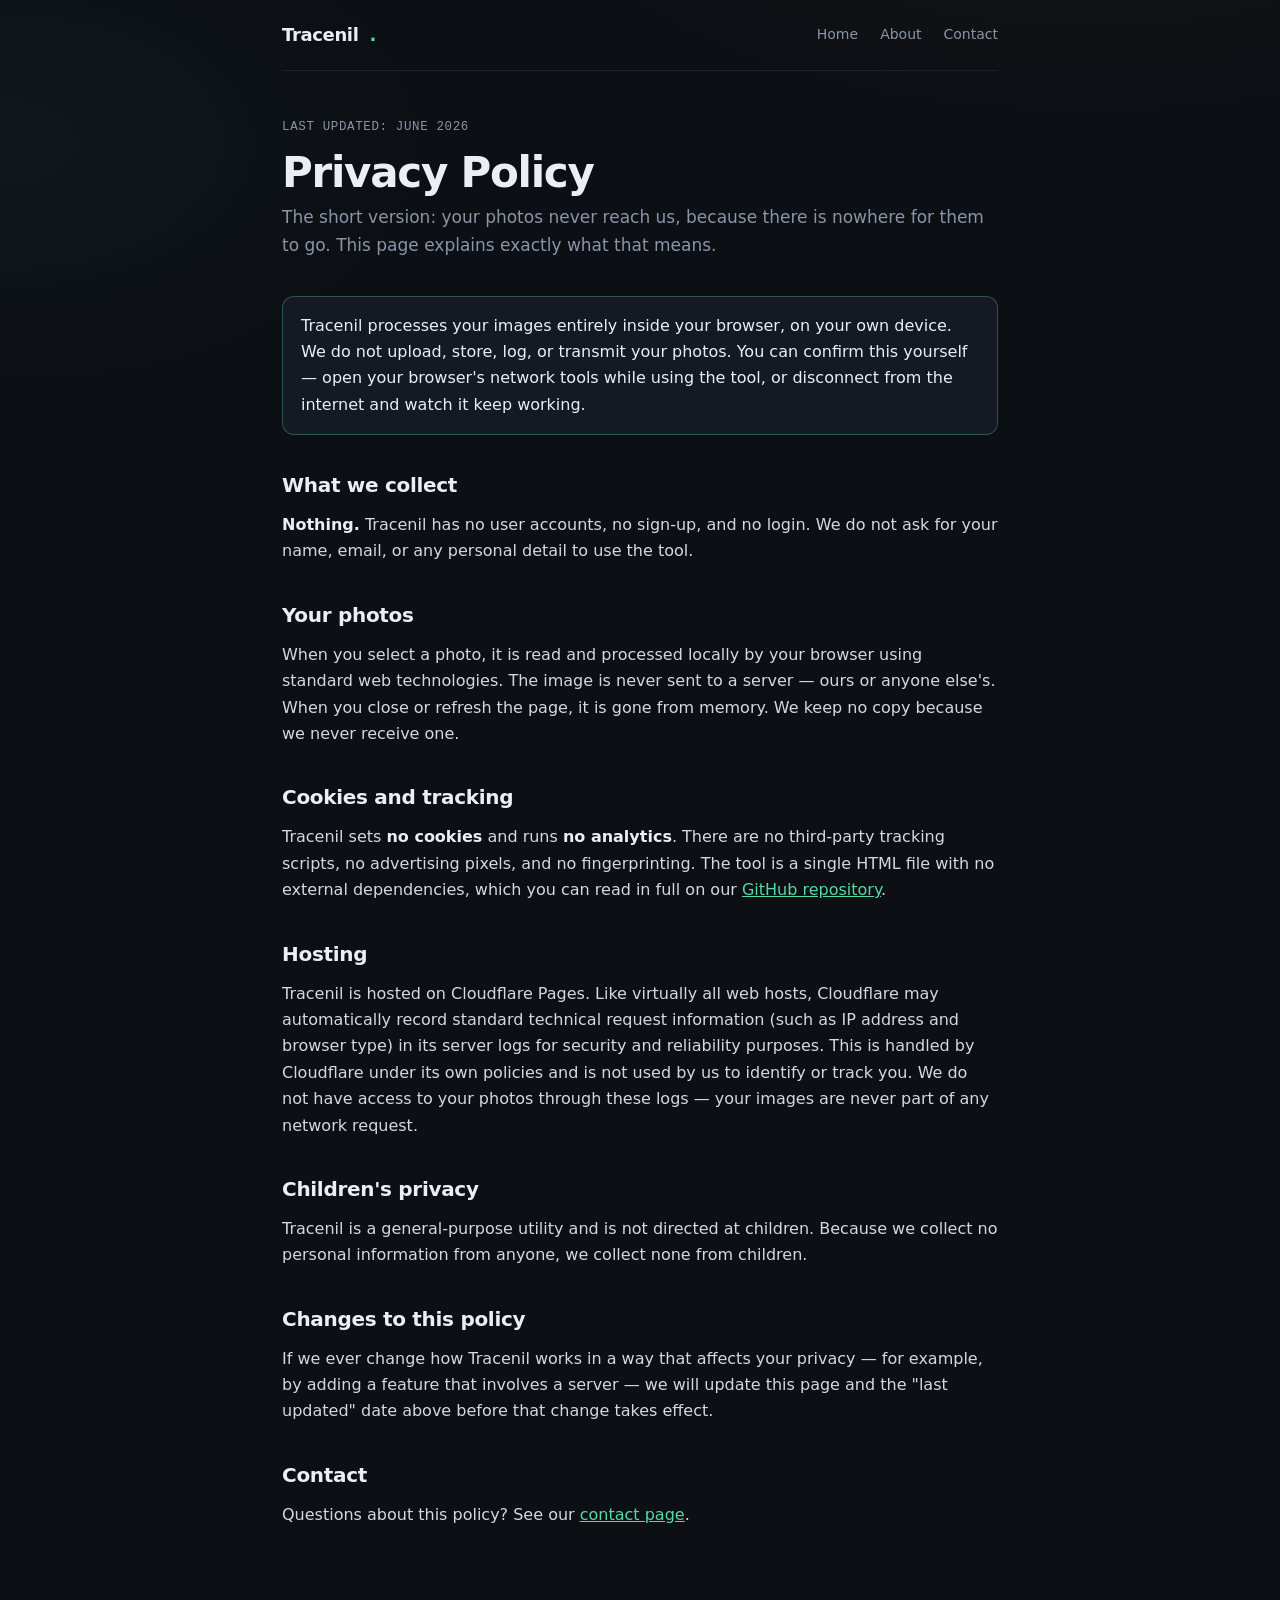
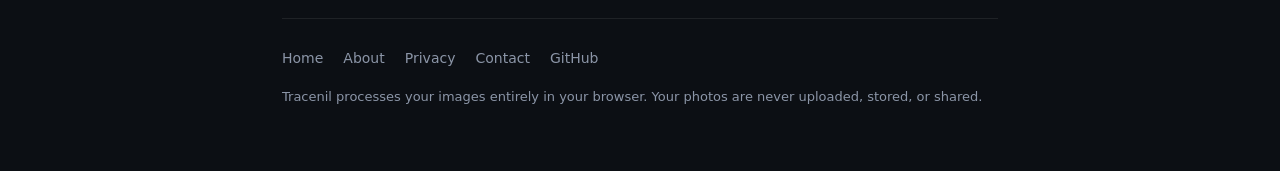
<file: privacy.html>
<!DOCTYPE html>
<html lang="en">
<head>
<meta charset="UTF-8" />
<meta name="viewport" content="width=device-width, initial-scale=1.0" />
<title>Privacy Policy — Tracenil</title>
<meta name="description" content="Tracenil's privacy policy. We don't upload, store, or transmit your photos. No accounts, no cookies, no tracking. Everything runs in your browser." />
<link rel="canonical" href="https://tracenil.com/privacy.html" />
<link rel="stylesheet" href="style.css" />
</head>
<body>
<div class="wrap">

  <div class="topbar">
    <a class="brand" href="index.html">Tracenil<span class="dot">.</span></a>
    <nav class="top-links">
      <a href="index.html">Home</a>
      <a href="about.html">About</a>
      <a href="contact.html">Contact</a>
    </nav>
  </div>

  <main class="doc">
    <div class="updated">Last updated: June 2026</div>
    <h1>Privacy Policy</h1>
    <p class="intro">The short version: your photos never reach us, because there is nowhere for them to go. This page explains exactly what that means.</p>

    <div class="callout">
      <p>Tracenil processes your images entirely inside your browser, on your own device. We do not upload, store, log, or transmit your photos. You can confirm this yourself — open your browser's network tools while using the tool, or disconnect from the internet and watch it keep working.</p>
    </div>

    <h2>What we collect</h2>
    <p><strong>Nothing.</strong> Tracenil has no user accounts, no sign-up, and no login. We do not ask for your name, email, or any personal detail to use the tool.</p>

    <h2>Your photos</h2>
    <p>When you select a photo, it is read and processed locally by your browser using standard web technologies. The image is never sent to a server — ours or anyone else's. When you close or refresh the page, it is gone from memory. We keep no copy because we never receive one.</p>

    <h2>Cookies and tracking</h2>
    <p>Tracenil sets <strong>no cookies</strong> and runs <strong>no analytics</strong>. There are no third-party tracking scripts, no advertising pixels, and no fingerprinting. The tool is a single HTML file with no external dependencies, which you can read in full on our <a href="https://github.com/tracenil/tracenil" target="_blank" rel="noopener noreferrer">GitHub repository</a>.</p>

    <h2>Hosting</h2>
    <p>Tracenil is hosted on Cloudflare Pages. Like virtually all web hosts, Cloudflare may automatically record standard technical request information (such as IP address and browser type) in its server logs for security and reliability purposes. This is handled by Cloudflare under its own policies and is not used by us to identify or track you. We do not have access to your photos through these logs — your images are never part of any network request.</p>

    <h2>Children's privacy</h2>
    <p>Tracenil is a general-purpose utility and is not directed at children. Because we collect no personal information from anyone, we collect none from children.</p>

    <h2>Changes to this policy</h2>
    <p>If we ever change how Tracenil works in a way that affects your privacy — for example, by adding a feature that involves a server — we will update this page and the "last updated" date above before that change takes effect.</p>

    <h2>Contact</h2>
    <p>Questions about this policy? See our <a href="contact.html">contact page</a>.</p>
  </main>

  <footer>
    <nav class="foot-links">
      <a href="index.html">Home</a>
      <a href="about.html">About</a>
      <a href="privacy.html">Privacy</a>
      <a href="contact.html">Contact</a>
      <a href="https://github.com/tracenil/tracenil" target="_blank" rel="noopener noreferrer">GitHub</a>
    </nav>
    <p class="foot-note">Tracenil processes your images entirely in your browser. Your photos are never uploaded, stored, or shared.</p>
  </footer>

</div>
</body>
</html>
</file>
<file: style.css>
:root{
  --ink:#0C0F14;
  --panel:#141923;
  --panel-2:#1B212D;
  --line:rgba(255,255,255,0.08);
  --line-strong:rgba(255,255,255,0.16);
  --text:#EAEEF5;
  --muted:#8B95A7;
  --amber:#F2B33D;
  --mint:#56D9A3;
  --mint-line:rgba(86,217,163,0.32);
  --display: ui-sans-serif, system-ui, -apple-system, "Segoe UI", Roboto, Helvetica, Arial, sans-serif;
  --mono: ui-monospace, "SF Mono", "SFMono-Regular", Menlo, Consolas, "Liberation Mono", monospace;
  --maxw:760px;
}
*{box-sizing:border-box;}
html{scroll-behavior:smooth;}
body{
  margin:0;
  background:
    radial-gradient(1000px 500px at 85% -10%, rgba(242,179,61,0.05), transparent 60%),
    radial-gradient(800px 460px at 0% 8%, rgba(86,217,163,0.045), transparent 55%),
    var(--ink);
  color:var(--text);
  font-family:var(--display);
  line-height:1.65;
  -webkit-font-smoothing:antialiased;
}
a{color:var(--mint);}
.wrap{max-width:var(--maxw);margin:0 auto;padding:0 22px;}

/* top bar */
.topbar{display:flex;align-items:center;justify-content:space-between;padding:20px 0;border-bottom:1px solid var(--line);}
.brand{display:flex;align-items:center;gap:11px;font-weight:700;letter-spacing:-0.02em;font-size:18px;color:var(--text);text-decoration:none;}
.brand .dot{color:var(--mint);}
.top-links{display:flex;gap:22px;font-size:14px;}
.top-links a{color:var(--muted);text-decoration:none;}
.top-links a:hover{color:var(--text);}
@media (max-width:560px){ .top-links{display:none;} }

/* content */
.doc{padding:46px 0 20px;}
.doc .updated{font-family:var(--mono);font-size:12.5px;letter-spacing:0.05em;color:var(--muted);text-transform:uppercase;}
.doc h1{font-size:clamp(28px,5vw,42px);letter-spacing:-0.03em;line-height:1.05;margin:14px 0 8px;font-weight:760;}
.doc .intro{font-size:17px;color:var(--muted);margin:0 0 36px;}
.doc h2{font-size:20px;letter-spacing:-0.015em;margin:34px 0 10px;font-weight:680;}
.doc p{margin:0 0 14px;color:#D3D9E4;}
.doc ul{margin:0 0 14px;padding-left:20px;color:#D3D9E4;}
.doc li{margin:0 0 8px;}
.doc strong{color:var(--text);font-weight:650;}
.doc code{font-family:var(--mono);font-size:13px;background:var(--panel-2);border:1px solid var(--line);border-radius:6px;padding:2px 7px;color:var(--amber);}
.callout{background:var(--panel);border:1px solid var(--mint-line);border-radius:12px;padding:16px 18px;margin:0 0 22px;}
.callout p{margin:0;color:var(--text);}

/* footer */
footer{margin-top:56px;border-top:1px solid var(--line);padding:28px 0 50px;}
.foot-links{display:flex;gap:20px;flex-wrap:wrap;font-size:14px;}
.foot-links a{color:var(--muted);text-decoration:none;}
.foot-links a:hover{color:var(--text);}
.foot-note{color:var(--muted);font-size:13px;margin-top:16px;}

@media (prefers-reduced-motion: reduce){ *{scroll-behavior:auto;} }
</file>
